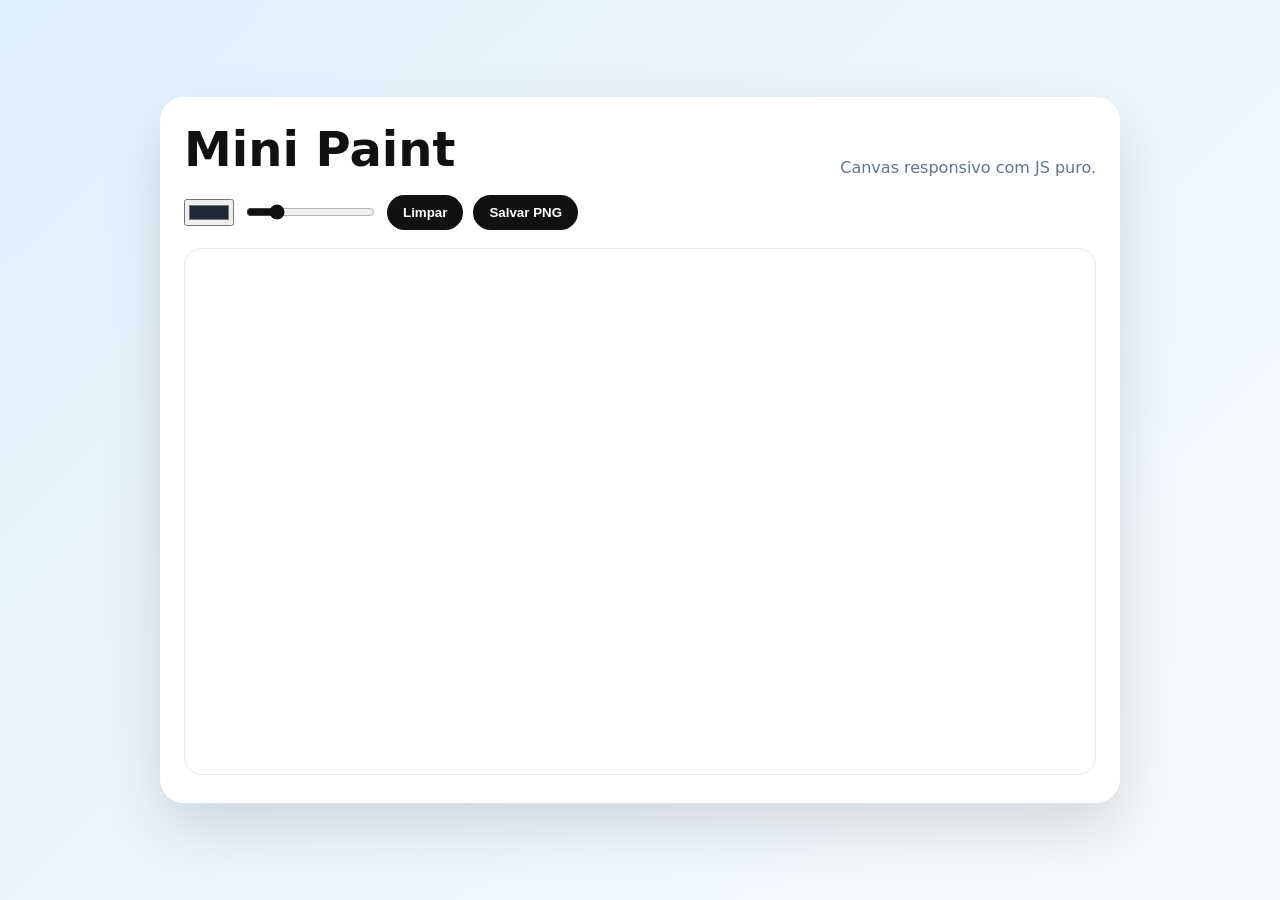
<file: 01-mini-paint-js/index.html>
<!doctype html>
<html lang="pt-BR">
<head>
<meta charset="UTF-8">
<meta name="viewport" content="width=device-width, initial-scale=1.0">
<title>Mini Paint</title>
<link rel="stylesheet" href="style.css">
</head>
<body>
<main class="app">
<header><h1>Mini Paint</h1><p>Canvas responsivo com JS puro.</p></header>
<div class="tools">
<input id="color" type="color" value="#1f2937" aria-label="Cor">
<input id="size" type="range" min="2" max="32" value="8" aria-label="Tamanho">
<button id="clean">Limpar</button><button id="save">Salvar PNG</button>
</div>
<canvas id="board" width="900" height="520"></canvas>
</main>
<script src="app.js"></script>
</body>
</html>
</file>
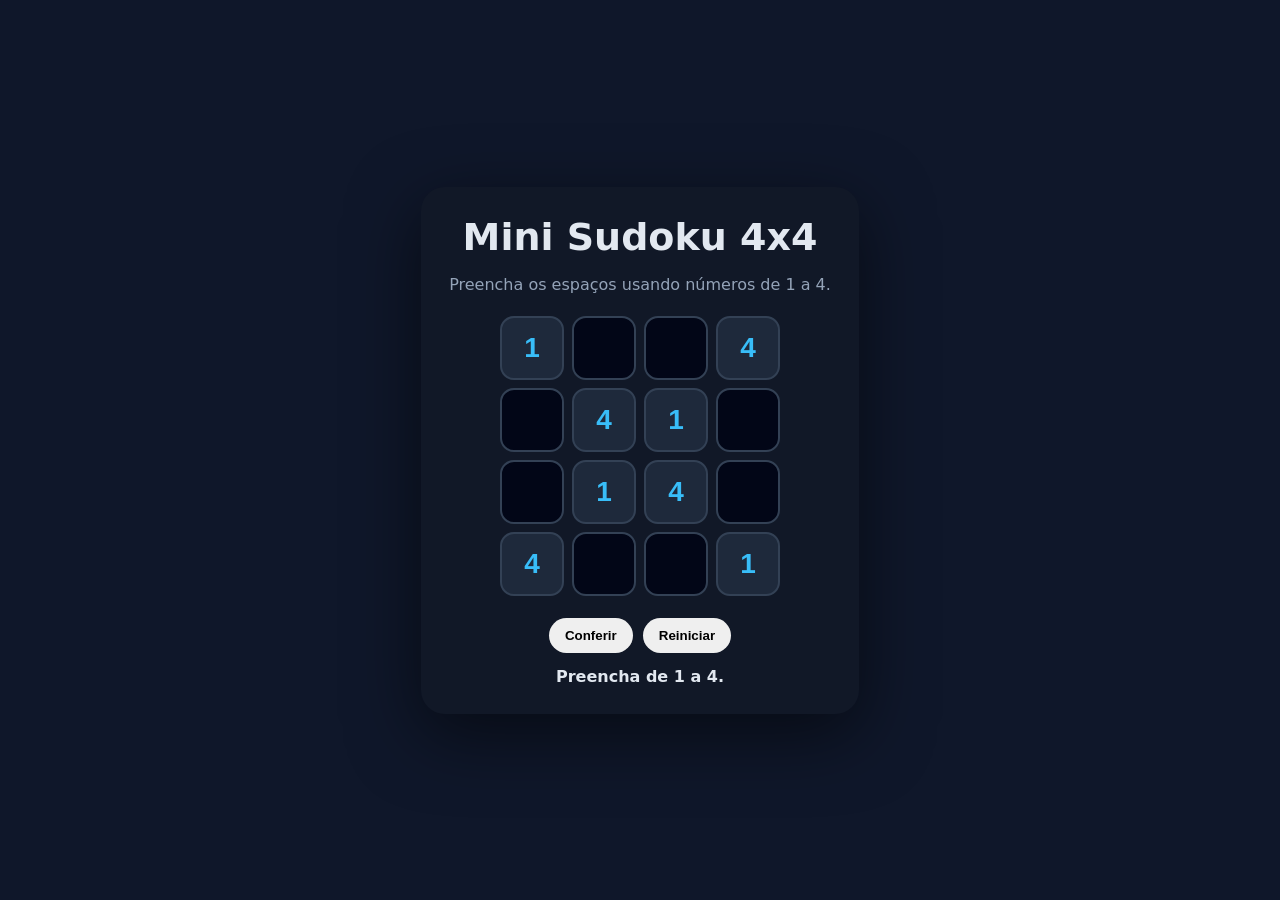
<file: 02-mini-sudoku-js/index.html>
<!doctype html>
<html lang="pt-BR">
<head>
<meta charset="UTF-8">
<meta name="viewport" content="width=device-width, initial-scale=1.0">
<title>Mini Sudoku</title>
<link rel="stylesheet" href="style.css">
</head>
<body>
<main>
<h1>Mini Sudoku 4x4</h1>
<p>Preencha os espaços usando números de 1 a 4.</p>
<section id="grid" aria-label="Tabuleiro"></section>
<div class="actions">
<button id="check">Conferir</button><button id="reset">Reiniciar</button>
</div>
<strong id="msg"></strong>
</main>
<script src="app.js"></script>
</body>
</html>
</file>
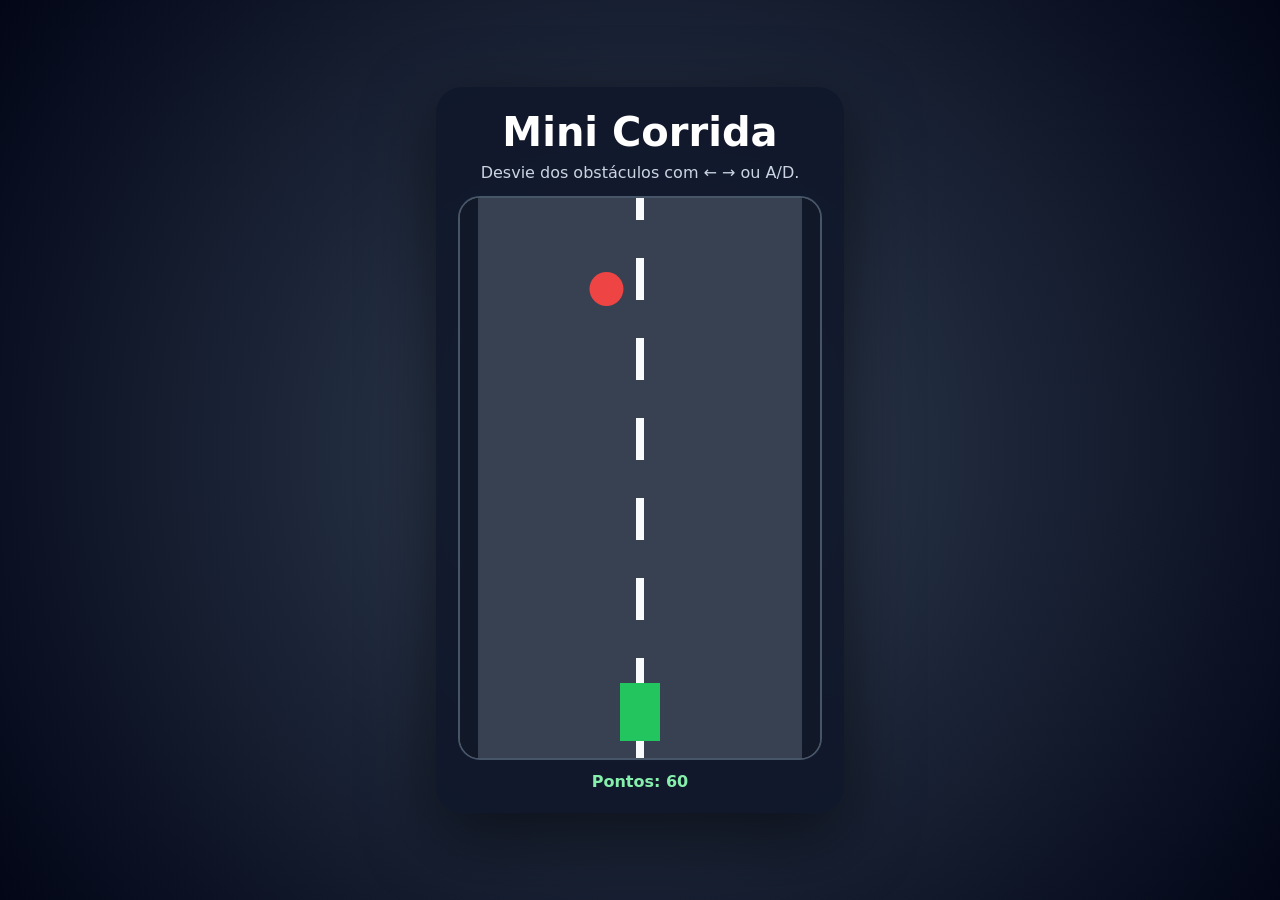
<file: 03-mini-corrida-js/index.html>
<!doctype html>
<html lang="pt-BR">
<head>
<meta charset="UTF-8">
<meta name="viewport" content="width=device-width, initial-scale=1.0">
<title>Mini Corrida</title>
<link rel="stylesheet" href="style.css">
</head>
<body>
<main>
<h1>Mini Corrida</h1>
<p>Desvie dos obstáculos com ← → ou A/D.</p>
<canvas id="game" width="360" height="560"></canvas>
<strong id="score">Pontos: 0</strong>
</main>
<script src="app.js"></script>
</body>
</html>
</file>
<file: 01-mini-paint-js/style.css>
*{box-sizing:border-box}
:root{font-family:Inter,system-ui,sans-serif;color:#111}
body{margin:0;min-height:100vh;display:grid;place-items:center;background:linear-gradient(135deg,#e0f2fe,#f8fafc)}
.app{width:min(960px,94vw);padding:24px;border-radius:24px;background:white;box-shadow:0 24px 60px #0002}
header{display:flex;justify-content:space-between;gap:16px;align-items:end;flex-wrap:wrap}
h1{margin:0;font-size:clamp(28px,5vw,48px)}
p{margin:4px 0 0;color:#64748b}
.tools{display:flex;gap:10px;margin:18px 0;align-items:center;flex-wrap:wrap}
button{border:0;border-radius:999px;padding:10px 16px;font-weight:700;cursor:pointer;background:#111;color:white}
input[type=range]{accent-color:#111}
canvas{width:100%;border-radius:18px;border:1px solid #e5e7eb;background:white;touch-action:none}
</file>
<file: 02-mini-sudoku-js/style.css>
*{box-sizing:border-box}
body{margin:0;min-height:100vh;display:grid;place-items:center;background:#0f172a;color:#e2e8f0;font-family:system-ui}
main{padding:28px;border-radius:24px;background:#111827;box-shadow:0 20px 70px #0008;text-align:center}
h1{margin:0 0 8px;font-size:38px}
p{color:#94a3b8}
#grid{display:grid;grid-template-columns:repeat(4,64px);gap:8px;margin:22px auto;width:max-content}
input{width:64px;height:64px;text-align:center;font-size:28px;border-radius:14px;border:2px solid #334155;background:#020617;color:white}
input:disabled{background:#1e293b;color:#38bdf8;font-weight:800}
.actions{display:flex;justify-content:center;gap:10px;margin-bottom:14px}
button{border:0;border-radius:999px;padding:10px 16px;font-weight:800;cursor:pointer}
.ok{color:#22c55e}.bad{color:#f97316}
</file>
<file: 03-mini-corrida-js/style.css>
*{box-sizing:border-box}
body{margin:0;min-height:100vh;display:grid;place-items:center;background:radial-gradient(circle,#334155,#020617);font-family:system-ui;color:white}
main{text-align:center;padding:22px;border-radius:26px;background:#0f172add;box-shadow:0 22px 70px #0008}
h1{margin:0;font-size:40px}
p{color:#cbd5e1;margin:8px 0 14px}
canvas{display:block;border-radius:22px;border:2px solid #475569;background:#111;margin:auto;max-width:88vw}
strong{display:block;margin-top:12px;color:#86efac}
</file>
